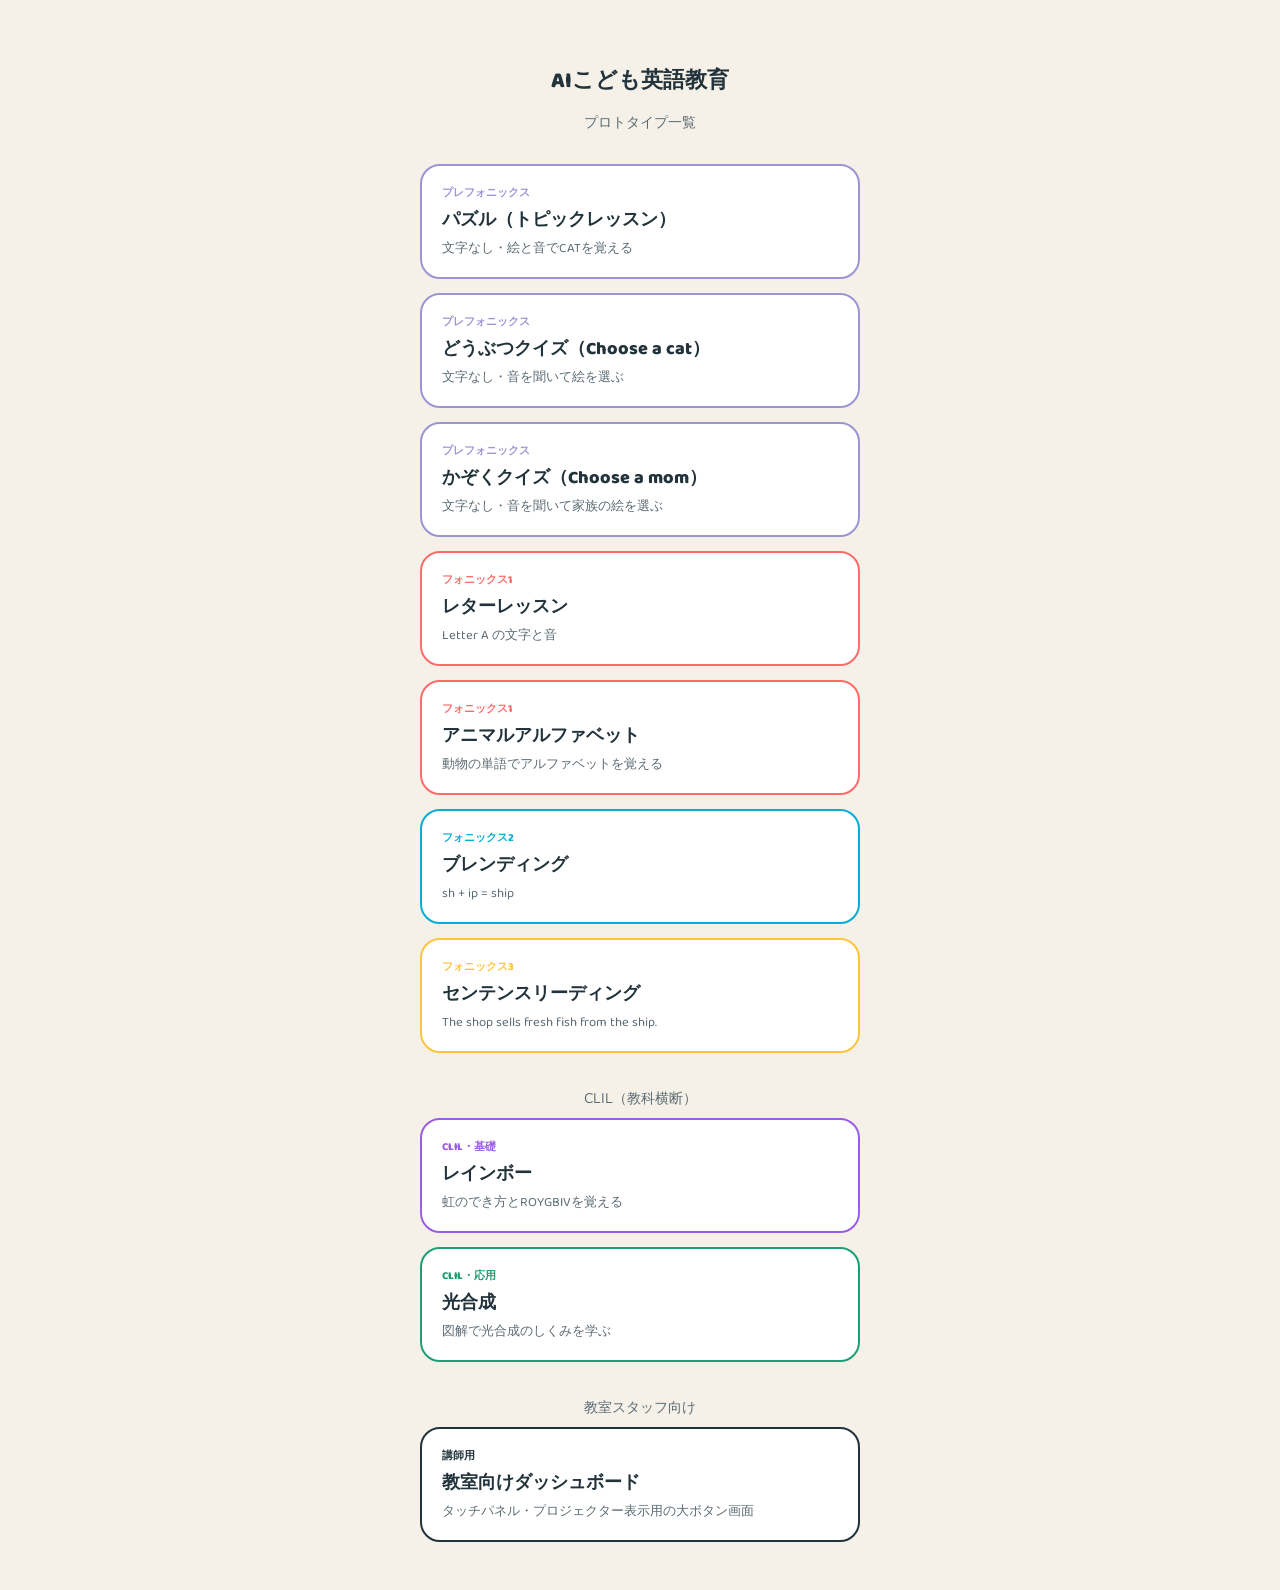
<file: index.html>
<!DOCTYPE html>
<html lang="ja">
<head>
<meta charset="UTF-8" />
<meta name="viewport" content="width=device-width, initial-scale=1.0" />
<title>AIこども英語教育 - プロトタイプ</title>
<link rel="stylesheet" href="style.css" />
</head>
<body>

<main class="home-wrap">
  <h1 class="home-title">AIこども英語教育</h1>
  <p class="home-sub">プロトタイプ一覧</p>

  <div class="lesson-list">
    <a class="lesson-link" href="puzzle.html" style="border:2px solid #9B95D5;">
      <div class="lesson-module" style="color:#9B95D5;">プレフォニックス</div>
      <div class="lesson-name">パズル（トピックレッスン）</div>
      <div class="lesson-desc">文字なし・絵と音でCATを覚える</div>
    </a>
    <a class="lesson-link" href="choose-animal.html" style="border:2px solid #9B95D5;">
      <div class="lesson-module" style="color:#9B95D5;">プレフォニックス</div>
      <div class="lesson-name">どうぶつクイズ（Choose a cat）</div>
      <div class="lesson-desc">文字なし・音を聞いて絵を選ぶ</div>
    </a>
    <a class="lesson-link" href="family-quiz.html" style="border:2px solid #9B95D5;">
      <div class="lesson-module" style="color:#9B95D5;">プレフォニックス</div>
      <div class="lesson-name">かぞくクイズ（Choose a mom）</div>
      <div class="lesson-desc">文字なし・音を聞いて家族の絵を選ぶ</div>
    </a>
    <a class="lesson-link" href="letter-lesson.html" style="border:2px solid #FF6B6B;">
      <div class="lesson-module" style="color:#FF6B6B;">フォニックス1</div>
      <div class="lesson-name">レターレッスン</div>
      <div class="lesson-desc">Letter A の文字と音</div>
    </a>
    <a class="lesson-link" href="animal-alphabet.html" style="border:2px solid #FF6B6B;">
      <div class="lesson-module" style="color:#FF6B6B;">フォニックス1</div>
      <div class="lesson-name">アニマルアルファベット</div>
      <div class="lesson-desc">動物の単語でアルファベットを覚える</div>
    </a>
    <a class="lesson-link" href="blending.html" style="border:2px solid #06AED5;">
      <div class="lesson-module" style="color:#06AED5;">フォニックス2</div>
      <div class="lesson-name">ブレンディング</div>
      <div class="lesson-desc">sh + ip = ship</div>
    </a>
    <a class="lesson-link" href="sentence-reading.html" style="border:2px solid #FFC43D;">
      <div class="lesson-module" style="color:#FFC43D;">フォニックス3</div>
      <div class="lesson-name">センテンスリーディング</div>
      <div class="lesson-desc">The shop sells fresh fish from the ship.</div>
    </a>
  </div>

  <p class="home-sub" style="margin-top:36px; margin-bottom:10px;">CLIL（教科横断）</p>
  <div class="lesson-list">
    <a class="lesson-link" href="clil-rainbow.html" style="border:2px solid #9B5DE5;">
      <div class="lesson-module" style="color:#9B5DE5;">CLIL・基礎</div>
      <div class="lesson-name">レインボー</div>
      <div class="lesson-desc">虹のでき方とROYGBIVを覚える</div>
    </a>
    <a class="lesson-link" href="clil-photosynthesis.html" style="border:2px solid #1D9E75;">
      <div class="lesson-module" style="color:#1D9E75;">CLIL・応用</div>
      <div class="lesson-name">光合成</div>
      <div class="lesson-desc">図解で光合成のしくみを学ぶ</div>
    </a>
  </div>

  <p class="home-sub" style="margin-top:36px; margin-bottom:10px;">教室スタッフ向け</p>
  <div class="lesson-list">
    <a class="lesson-link" href="teacher-dashboard.html" style="border:2px solid #22333B;">
      <div class="lesson-module" style="color:#22333B;">講師用</div>
      <div class="lesson-name">教室向けダッシュボード</div>
      <div class="lesson-desc">タッチパネル・プロジェクター表示用の大ボタン画面</div>
    </a>
  </div>
</main>

</body>
</html>
</file>
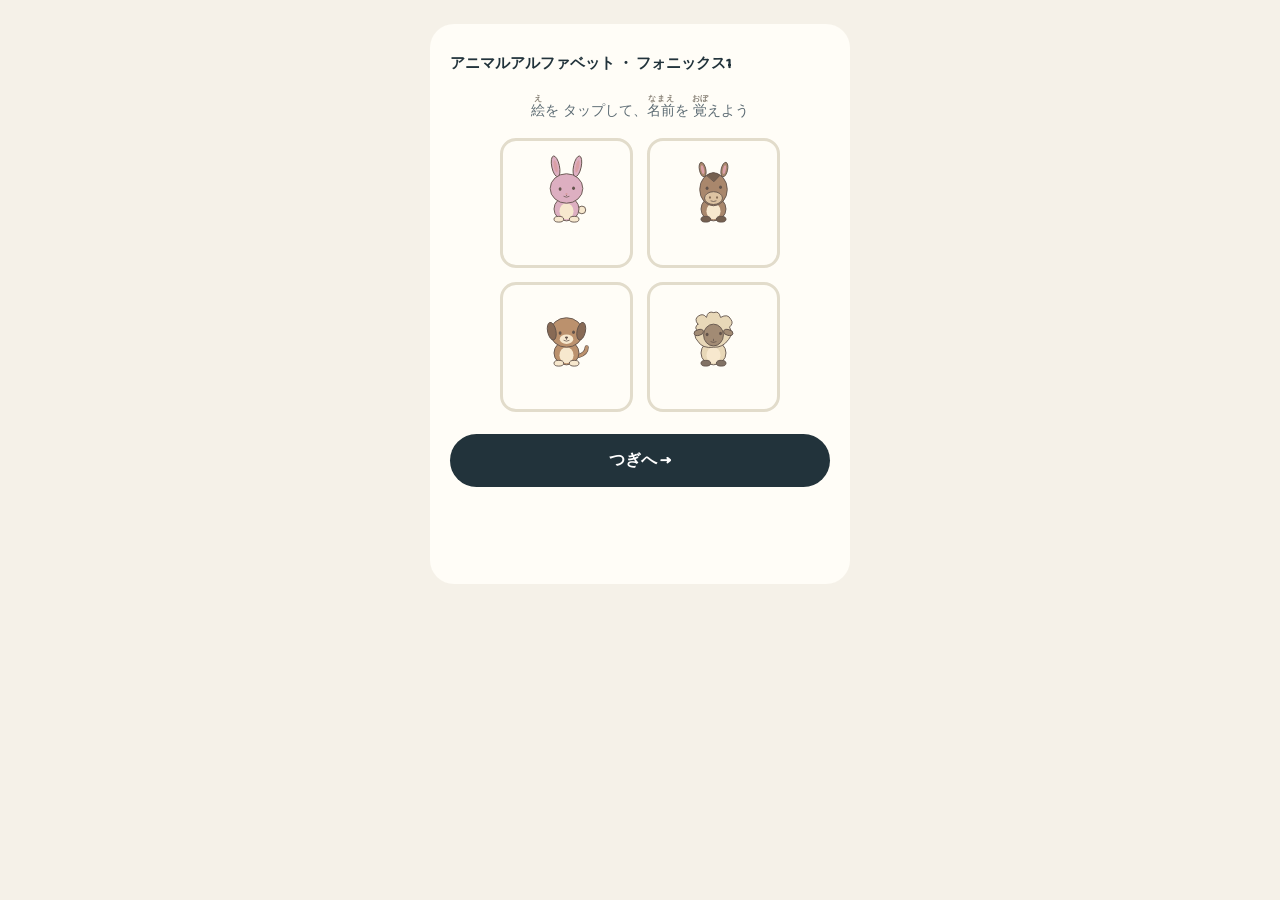
<file: animal-alphabet.html>
<!DOCTYPE html>
<html lang="ja">
<head>
<meta charset="UTF-8" />
<meta name="viewport" content="width=device-width, initial-scale=1.0" />
<title>アニマルアルファベット | AIこども英語教育 プロトタイプ</title>
<link rel="stylesheet" href="style.css" />
<style>
  .aa-grid {
    display: grid;
    grid-template-columns: 1fr 1fr;
    grid-auto-rows: minmax(110px, auto);
    gap: 14px;
    width: 280px;
    margin: 0 auto 22px;
  }
  .aa-card {
    border: 3px solid #E2DCCB;
    border-radius: 16px;
    background: #FFFDF7;
    cursor: pointer;
    padding: 10px 6px 8px;
    display: flex;
    flex-direction: column;
    align-items: center;
    justify-content: center;
    min-height: 110px;
  }
  .aa-card svg { width: 100%; max-height: 82px; display: block; }
  .aa-card.done { border-color: #2E7D32; background: #EAF7EC; }
  .aa-letters {
    font-family: 'Baloo 2', sans-serif;
    font-weight: 800;
    font-size: 16px;
    letter-spacing: 2px;
    color: #22333B;
    min-height: 22px;
    margin-top: 2px;
  }
  .aa-animal-btn {
    border: 3px solid #E2DCCB;
    border-radius: 16px;
    background: #FFFDF7;
    cursor: pointer;
    padding: 8px;
    min-height: 110px;
    display: flex;
    align-items: center;
    justify-content: center;
  }
  .aa-animal-btn svg { width: 100%; max-height: 100px; display: block; }
  .aa-animal-btn.wrong-shake { animation: shakeX 0.4s ease; border-color: #FF6B6B; }
  .aa-animal-btn.correct-flash { border-color: #2E7D32; background: #EAF7EC; }
  .aa-letter-tile {
    padding: 10px 16px;
    border-radius: 14px;
    border: none;
    color: white;
    font-family: 'Baloo 2', sans-serif;
    font-weight: 800;
    font-size: 20px;
    cursor: pointer;
    background: #06AED5;
    box-shadow: 0 4px 0 rgba(0,0,0,0.12);
  }
  .aa-built-letter {
    font-family: 'Baloo 2', sans-serif;
    font-weight: 800;
    font-size: 20px;
    color: white;
    background: #06AED5;
    border-radius: 10px;
    padding: 6px 12px;
  }
  .aa-big-letter {
    font-family: 'Baloo 2', sans-serif;
    font-weight: 800;
    font-size: 56px;
    color: #FF6B6B;
    text-align: center;
    margin-bottom: 6px;
  }
</style>
</head>
<body>

<div class="card" id="app">
  <div class="confetti-layer" id="confetti"></div>

  <div class="card-header">
    <span class="card-title">アニマルアルファベット ・ フォニックス1</span>
    <div class="stars" id="stars"></div>
  </div>

  <!-- ① たんごレッスン -->
  <div class="phase fade-in" data-phase="vocab">
    <p class="subtitle"><ruby>絵<rt>え</rt></ruby>を タップして、<ruby>名前<rt>なまえ</rt></ruby>を <ruby>覚<rt>おぼ</rt></ruby>えよう</p>
    <div class="aa-grid" id="vocabGrid"></div>
    <button id="toSpellBtn" class="btn-primary" style="margin-top:6px;">つぎへ →</button>
  </div>

  <!-- ② スペリングクイズ -->
  <div class="phase fade-in hidden" data-phase="spell">
    <p class="subtitle">レターを <ruby>並<rt>なら</rt></ruby>べて つづりを <ruby>完成<rt>かんせい</rt></ruby>させよう</p>
    <div id="spellAnimal" style="width:110px; height:110px; margin:0 auto 10px;"></div>
    <div id="spellBuilt" style="min-height:46px; display:flex; flex-wrap:wrap; gap:6px; justify-content:center; align-items:center; margin-bottom:14px; padding:10px 12px; background:#FFFDF7; border:2px dashed #E2DCCB; border-radius:16px;"></div>
    <div id="spellTray" style="display:flex; flex-wrap:wrap; gap:10px; justify-content:center; margin-bottom:18px;"></div>
    <div id="spellFeedback"></div>
  </div>

  <!-- ③ アルファベット逆引きクイズ -->
  <div class="phase fade-in hidden" data-phase="reverse">
    <p class="subtitle">この <ruby>文字<rt>もじ</rt></ruby>から <ruby>始<rt>はじ</rt></ruby>まる <ruby>動物<rt>どうぶつ</rt></ruby>は どれ？</p>
    <div class="aa-big-letter" id="reverseLetter"></div>
    <div class="aa-grid" id="reverseGrid"></div>
    <div id="reverseFeedback"></div>
  </div>

  <!-- 完了 -->
  <div class="phase fade-in hidden" data-phase="done" style="padding-top:20px;">
    <div class="pulse-2x" style="font-size:64px; margin-bottom:12px;">🎉</div>
    <div class="done-title" style="color:#FF6B6B;">アルファベットマスター！</div>
    <div class="done-sub">4つの <ruby>動物<rt>どうぶつ</rt></ruby>の <ruby>名前<rt>なまえ</rt></ruby>を <ruby>覚<rt>おぼ</rt></ruby>えたね</div>
    <div class="stars" id="starsDone" style="justify-content:center;"></div>
    <button id="restartBtn" class="btn-outline-teal" style="margin-top:26px;">もう一度あそぶ</button>
  </div>
</div>

<script src="common.js"></script>
<script src="animal-alphabet.js"></script>
</body>
</html>
</file>
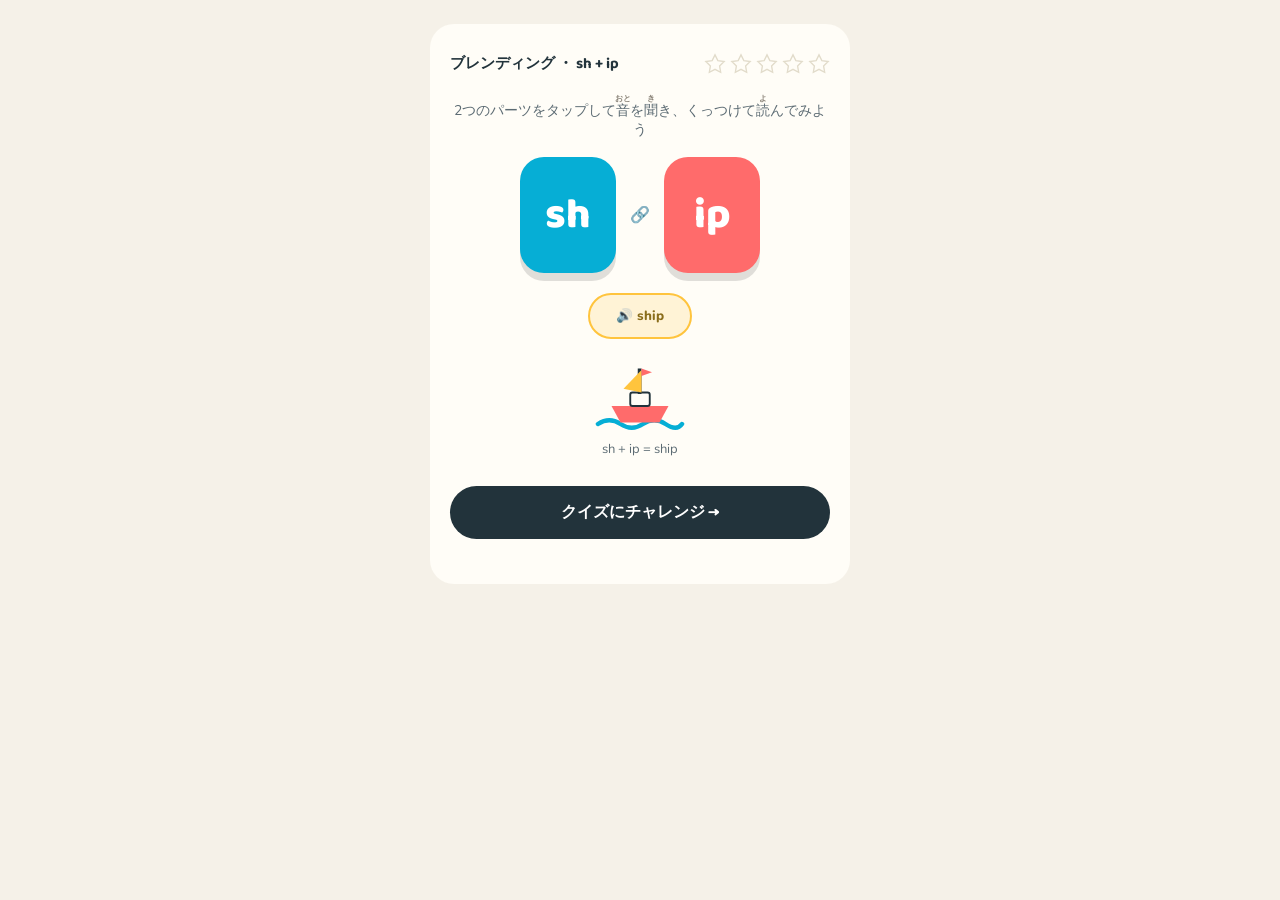
<file: blending.html>
<!DOCTYPE html>
<html lang="ja">
<head>
<meta charset="UTF-8" />
<meta name="viewport" content="width=device-width, initial-scale=1.0" />
<title>ブレンディング | AIこども英語教育 プロトタイプ</title>
<link rel="stylesheet" href="style.css" />
</head>
<body>

<div class="card" id="app">
  <div class="confetti-layer" id="confetti"></div>

  <div class="card-header">
    <span class="card-title">ブレンディング ・ sh + ip</span>
    <div class="stars" id="stars"></div>
  </div>

  <!-- レッスンフェーズ -->
  <div class="phase fade-in" data-phase="lesson">
    <p class="subtitle">2つのパーツをタップして<ruby>音<rt>おと</rt></ruby>を<ruby>聞<rt>き</rt></ruby>き、くっつけて<ruby>読<rt>よ</rt></ruby>んでみよう</p>

    <div style="display:flex; justify-content:center; gap:14px; margin-bottom:20px;">
      <button id="onsetBtn" style="width:96px;height:116px;border-radius:24px;background:#06AED5;border:none;color:white;font-family:'Baloo 2',sans-serif;font-weight:800;font-size:42px;cursor:pointer;box-shadow:0 8px 0 rgba(0,0,0,0.12);">sh</button>
      <div style="display:flex;align-items:center;color:#B7AE9A;">🔗</div>
      <button id="rimeBtn" style="width:96px;height:116px;border-radius:24px;background:#FF6B6B;border:none;color:white;font-family:'Baloo 2',sans-serif;font-weight:800;font-size:42px;cursor:pointer;box-shadow:0 8px 0 rgba(0,0,0,0.12);">ip</button>
    </div>

    <button id="blendBtn" class="btn-outline-gold" style="margin-bottom:22px;">🔊 ship</button>

    <div>
      <svg viewBox="0 0 120 100" width="90" height="75" xmlns="http://www.w3.org/2000/svg" role="img" aria-label="ship" style="display:block; margin:0 auto;">
        <path d="M4 84 Q 19 74, 34 84 T 64 84 T 94 84 T 116 84" stroke="#06AED5" stroke-width="6" fill="none" stroke-linecap="round"/>
        <path d="M22 60 L98 60 L86 82 L34 82 Z" fill="#FF6B6B"/>
        <rect x="47" y="42" width="26" height="18" rx="3" fill="#FFFDF7" stroke="#22333B" stroke-width="2.5"/>
        <rect x="57" y="10" width="5" height="34" fill="#22333B"/>
        <path d="M62 12 L62 42 L38 37 Z" fill="#FFC43D"/>
        <path d="M62 10 L76 15 L62 20 Z" fill="#FF6B6B"/>
      </svg>
      <div style="font-family:'Nunito',sans-serif; color:#5C6B73; font-size:13px; margin-top:4px;">sh + ip = ship</div>
    </div>

    <button id="toQuizBtn" class="btn-primary" style="margin-top:28px;">クイズにチャレンジ →</button>
  </div>

  <!-- クイズフェーズ -->
  <div class="phase fade-in hidden" data-phase="quiz">
    <p class="subtitle"><ruby>正<rt>ただ</rt></ruby>しいパーツをえらんで<ruby>単語<rt>たんご</rt></ruby>を<ruby>完成<rt>かんせい</rt></ruby>させよう</p>
    <svg viewBox="0 0 120 100" width="88" height="73" xmlns="http://www.w3.org/2000/svg" role="img" aria-label="ship" style="display:block; margin:0 auto 6px;">
      <path d="M4 84 Q 19 74, 34 84 T 64 84 T 94 84 T 116 84" stroke="#06AED5" stroke-width="6" fill="none" stroke-linecap="round"/>
      <path d="M22 60 L98 60 L86 82 L34 82 Z" fill="#FF6B6B"/>
      <rect x="47" y="42" width="26" height="18" rx="3" fill="#FFFDF7" stroke="#22333B" stroke-width="2.5"/>
      <rect x="57" y="10" width="5" height="34" fill="#22333B"/>
      <path d="M62 12 L62 42 L38 37 Z" fill="#FFC43D"/>
      <path d="M62 10 L76 15 L62 20 Z" fill="#FF6B6B"/>
    </svg>
    <div id="wordDisplay" style="font-family:'Baloo 2',sans-serif; font-weight:800; font-size:34px; color:#B7AE9A; margin-bottom:22px;">
      ＿ ＿<span style="color:#22333B;">ip</span>
    </div>
    <div id="options" style="display:flex; gap:14px; justify-content:center; margin-bottom:24px;"></div>
    <div id="feedback"></div>
    <div id="quizActions"></div>
  </div>

  <!-- 完了フェーズ -->
  <div class="phase fade-in hidden" data-phase="done" style="padding-top:40px;">
    <div class="pulse-2x" style="font-size:64px; margin-bottom:12px;">🎉</div>
    <div class="done-title" style="color:#06AED5;">やったー！</div>
    <div class="done-sub">sh + ip = ship を<ruby>読<rt>よ</rt></ruby>めたね</div>
    <div class="stars" id="starsDone" style="justify-content:center;"></div>
    <button id="restartBtn" class="btn-outline-teal" style="margin-top:26px;">もう<ruby>一度<rt>いちど</rt></ruby><ruby>見<rt>み</rt></ruby>る</button>
  </div>
</div>

<script src="common.js"></script>
<script src="blending.js"></script>
</body>
</html>
</file>
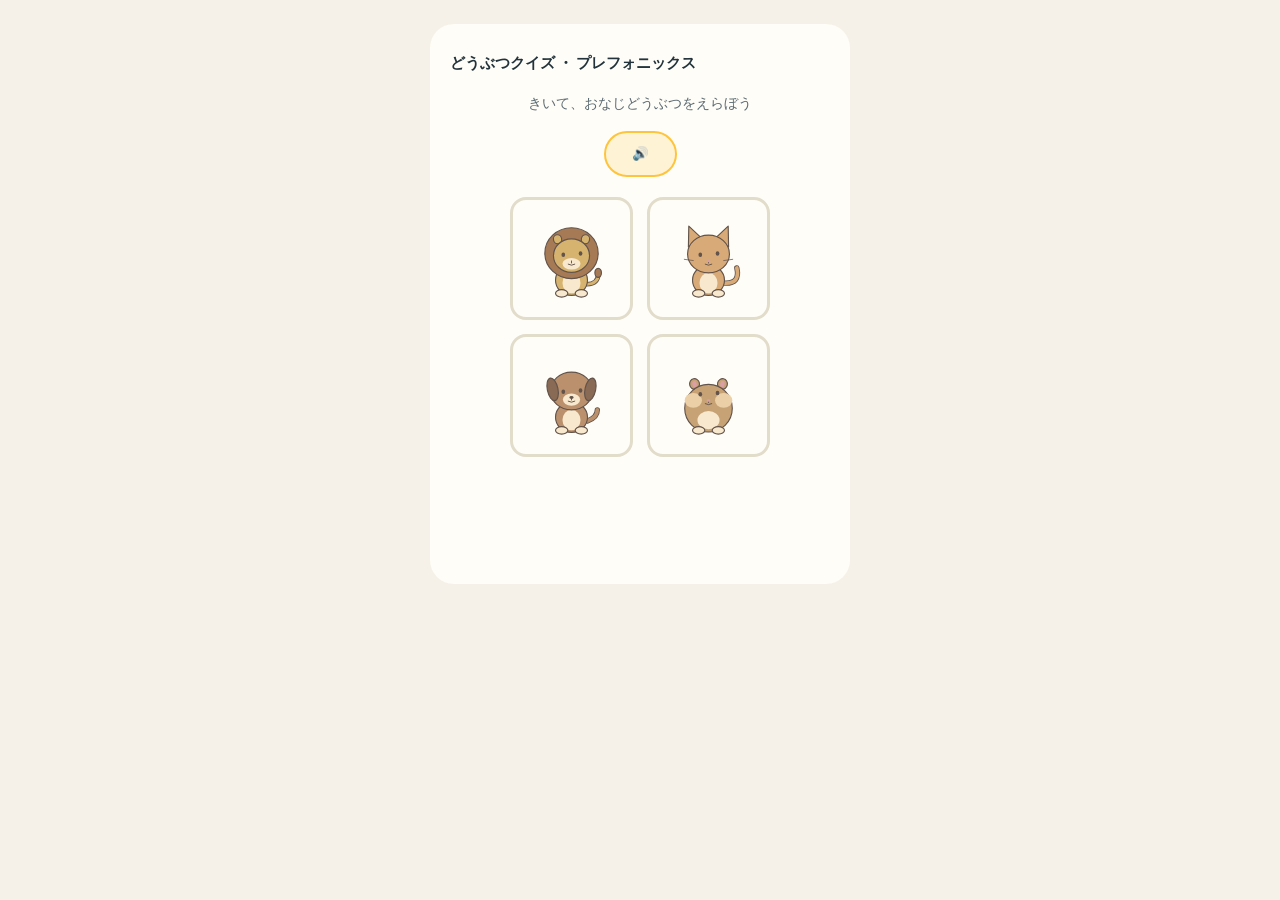
<file: choose-animal.html>
<!DOCTYPE html>
<html lang="ja">
<head>
<meta charset="UTF-8" />
<meta name="viewport" content="width=device-width, initial-scale=1.0" />
<title>どうぶつクイズ | AIこども英語教育 プロトタイプ</title>
<link rel="stylesheet" href="style.css" />
<style>
  .animal-grid {
    display: grid;
    grid-template-columns: 1fr 1fr;
    grid-template-rows: 1fr 1fr;
    gap: 14px;
    width: 260px;
    height: 260px;
    margin: 0 auto 20px;
  }
  .animal-btn {
    border: 3px solid #E2DCCB;
    border-radius: 16px;
    background: #FFFDF7;
    cursor: pointer;
    padding: 6px;
  }
  .animal-btn:active { transform: scale(0.97); }
  .animal-btn.correct-flash { border-color: #2E7D32; background: #EAF7EC; }
  .animal-btn.wrong-shake { animation: shakeX 0.4s ease; border-color: #FF6B6B; }
  .animal-btn svg { width: 100%; height: 100%; display: block; }
</style>
</head>
<body>

<div class="card" id="app">
  <div class="confetti-layer" id="confetti"></div>

  <div class="card-header">
    <span class="card-title">どうぶつクイズ ・ プレフォニックス</span>
    <div class="stars" id="stars"></div>
  </div>

  <div class="phase fade-in" data-phase="quiz">
    <p class="subtitle">きいて、おなじどうぶつをえらぼう</p>

    <button id="listenBtn" class="btn-outline-gold" style="display:flex; margin:0 auto 20px;">🔊</button>

    <div class="animal-grid" id="animalGrid"></div>
  </div>

  <div class="phase fade-in hidden" data-phase="done" style="padding-top:20px;">
    <div class="pulse-2x" style="font-size:64px; margin-bottom:12px;">🎉</div>
    <div class="done-title" style="color:#FF6B6B;">せいかい！</div>
    <div class="done-sub">CAT をえらべたね</div>
    <div class="stars" id="starsDone" style="justify-content:center;"></div>
    <button id="restartBtn" class="btn-outline-teal" style="margin-top:26px;">もう一度あそぶ</button>
  </div>
</div>

<script src="common.js"></script>
<script src="choose-animal.js"></script>
</body>
</html>
</file>
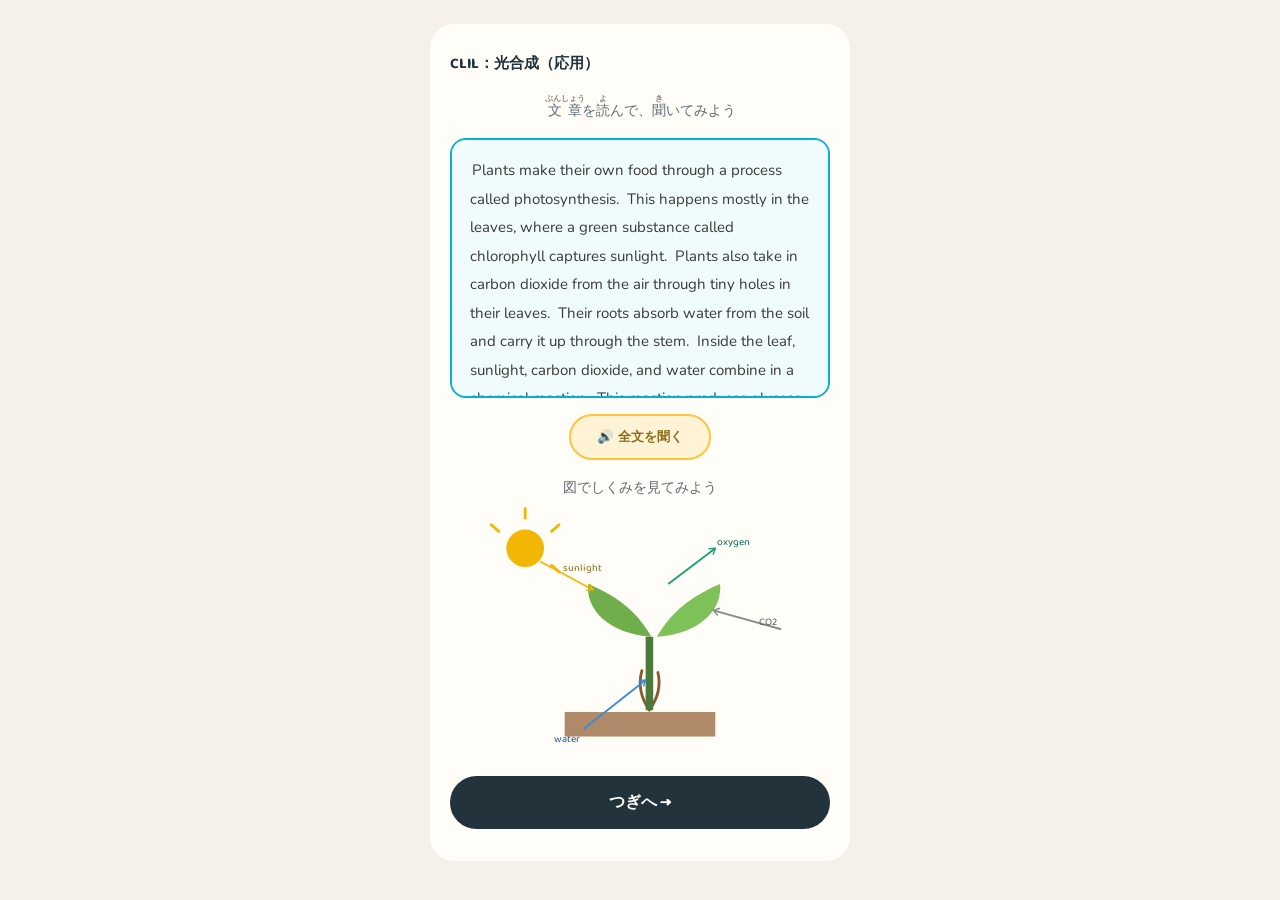
<file: clil-photosynthesis.html>
<!DOCTYPE html>
<html lang="ja">
<head>
<meta charset="UTF-8" />
<meta name="viewport" content="width=device-width, initial-scale=1.0" />
<title>光合成 | AIこども英語教育 プロトタイプ</title>
<link rel="stylesheet" href="style.css" />
<style>
  .passage {
    text-align: left;
    font-family: 'Nunito', sans-serif;
    font-size: 15px;
    line-height: 1.9;
    color: #3A3A3A;
    background: #F0FBFB;
    border: 2px solid #06AED5;
    border-radius: 16px;
    padding: 16px 18px;
    margin-bottom: 16px;
    max-height: 260px;
    overflow-y: auto;
  }
  .sentence {
    cursor: pointer;
    border-radius: 4px;
    padding: 1px 2px;
  }
  .sentence.active { background: #FFC43D; }
  .diagram-wrap { margin: 4px auto 18px; max-width: 320px; }
</style>
</head>
<body>

<div class="card" id="app">
  <div class="confetti-layer" id="confetti"></div>

  <div class="card-header">
    <span class="card-title">CLIL：光合成（応用）</span>
    <div class="stars" id="stars"></div>
  </div>

  <div class="phase fade-in" data-phase="reading">
    <p class="subtitle"><ruby>文章<rt>ぶんしょう</rt></ruby>を<ruby>読<rt>よ</rt></ruby>んで、<ruby>聞<rt>き</rt></ruby>いてみよう</p>

    <div class="passage" id="passage"></div>

    <button id="playAllBtn" class="btn-outline-gold" style="margin-bottom:18px;">🔊 全文を聞く</button>

    <p class="subtitle" style="margin-bottom:8px;">図でしくみを見てみよう</p>
    <div class="diagram-wrap">
      <svg viewBox="0 0 340 260" xmlns="http://www.w3.org/2000/svg" style="width:100%; height:auto;">
        <circle cx="48" cy="46" r="20" fill="#F2B705"/>
        <g stroke="#F2B705" stroke-width="3" stroke-linecap="round">
          <line x1="48" y1="14" x2="48" y2="4"/>
          <line x1="76" y1="28" x2="84" y2="21"/>
          <line x1="76" y1="64" x2="84" y2="71"/>
          <line x1="20" y1="28" x2="12" y2="21"/>
        </g>
        <rect x="90" y="220" width="160" height="26" fill="#B08968"/>
        <path d="M180 218 Q166 198 172 176 M180 218 Q194 198 189 178" stroke="#8A5A2B" stroke-width="3" fill="none" stroke-linecap="round"/>
        <rect x="176" y="140" width="8" height="78" fill="#4C7A3D"/>
        <path d="M182 140 C 138 137, 112 112, 115 84 C 138 94, 164 108, 182 140 Z" fill="#6FAE4A"/>
        <path d="M188 140 C 232 137, 258 112, 255 84 C 232 94, 206 108, 188 140 Z" fill="#7EC158"/>
        <line x1="64" y1="60" x2="120" y2="90" stroke="#F2B705" stroke-width="2" marker-end="url(#a1)"/>
        <line x1="320" y1="132" x2="248" y2="112" stroke="#8A8A8A" stroke-width="2" marker-end="url(#a2)"/>
        <line x1="110" y1="238" x2="176" y2="186" stroke="#3B8BD4" stroke-width="2" marker-end="url(#a3)"/>
        <line x1="200" y1="84" x2="250" y2="46" stroke="#1D9E75" stroke-width="2" marker-end="url(#a4)"/>
        <defs>
          <marker id="a1" viewBox="0 0 10 10" refX="8" refY="5" markerWidth="5" markerHeight="5" orient="auto-start-reverse"><path d="M2 1L8 5L2 9" fill="none" stroke="#F2B705" stroke-width="1.5"/></marker>
          <marker id="a2" viewBox="0 0 10 10" refX="8" refY="5" markerWidth="5" markerHeight="5" orient="auto-start-reverse"><path d="M2 1L8 5L2 9" fill="none" stroke="#8A8A8A" stroke-width="1.5"/></marker>
          <marker id="a3" viewBox="0 0 10 10" refX="8" refY="5" markerWidth="5" markerHeight="5" orient="auto-start-reverse"><path d="M2 1L8 5L2 9" fill="none" stroke="#3B8BD4" stroke-width="1.5"/></marker>
          <marker id="a4" viewBox="0 0 10 10" refX="8" refY="5" markerWidth="5" markerHeight="5" orient="auto-start-reverse"><path d="M2 1L8 5L2 9" fill="none" stroke="#1D9E75" stroke-width="1.5"/></marker>
        </defs>
        <text x="88" y="70" font-size="11" fill="#8A6D1B">sunlight</text>
        <text x="316" y="128" font-size="11" fill="#555555" text-anchor="end">CO2</text>
        <text x="106" y="252" font-size="11" fill="#1A5A90" text-anchor="end">water</text>
        <text x="252" y="42" font-size="11" fill="#0F6E56">oxygen</text>
      </svg>
    </div>

    <button id="toQuizBtn" class="btn-primary">つぎへ →</button>
  </div>

  <div class="phase fade-in hidden" data-phase="jp2en">
    <p class="subtitle">にほんごの ぶんに あうように、えいごの ことばを ならべよう</p>
    <div class="passage" id="jp2enPrompt" style="font-size:16px; text-align:center;"></div>
    <div id="jp2enBuilt" style="min-height:46px; display:flex; flex-wrap:wrap; gap:6px; justify-content:center; align-items:center; margin:14px 0; padding:10px 12px; background:#FFFDF7; border:2px dashed #E2DCCB; border-radius:16px;"></div>
    <div id="jp2enTray" style="display:flex; flex-wrap:wrap; gap:10px; justify-content:center; margin-bottom:16px;"></div>
    <div id="jp2enFeedback"></div>
  </div>

  <div class="phase fade-in hidden" data-phase="en2jp">
    <p class="subtitle">えいごの ぶんに あうように、にほんごの ことばを ならべよう</p>
    <div class="passage" id="en2jpPrompt" style="font-size:16px; text-align:center;"></div>
    <div id="en2jpBuilt" style="min-height:46px; display:flex; flex-wrap:wrap; gap:6px; justify-content:center; align-items:center; margin:14px 0; padding:10px 12px; background:#FFFDF7; border:2px dashed #E2DCCB; border-radius:16px;"></div>
    <div id="en2jpTray" style="display:flex; flex-wrap:wrap; gap:10px; justify-content:center; margin-bottom:16px;"></div>
    <div id="en2jpFeedback"></div>
  </div>

  <div class="phase fade-in hidden" data-phase="quiz">
    <p class="subtitle">What gas do plants release during photosynthesis?</p>

    <div id="options" style="display:flex; gap:14px; justify-content:center; margin-bottom:24px; flex-wrap:wrap;"></div>

    <div id="feedback"></div>
    <div id="quizActions"></div>
  </div>

  <div class="phase fade-in hidden" data-phase="done" style="padding-top:20px;">
    <div class="pulse-2x" style="font-size:64px; margin-bottom:12px;">🌱</div>
    <div class="done-title" style="color:#1D9E75;">サイエンスはかせ！</div>
    <div class="done-sub">光合成のしくみがわかったね</div>
    <div class="stars" id="starsDone" style="justify-content:center;"></div>
    <button id="restartBtn" class="btn-outline-teal" style="margin-top:26px;">もう一度あそぶ</button>
  </div>
</div>

<script src="common.js"></script>
<script src="clil-photosynthesis.js"></script>
</body>
</html>
</file>
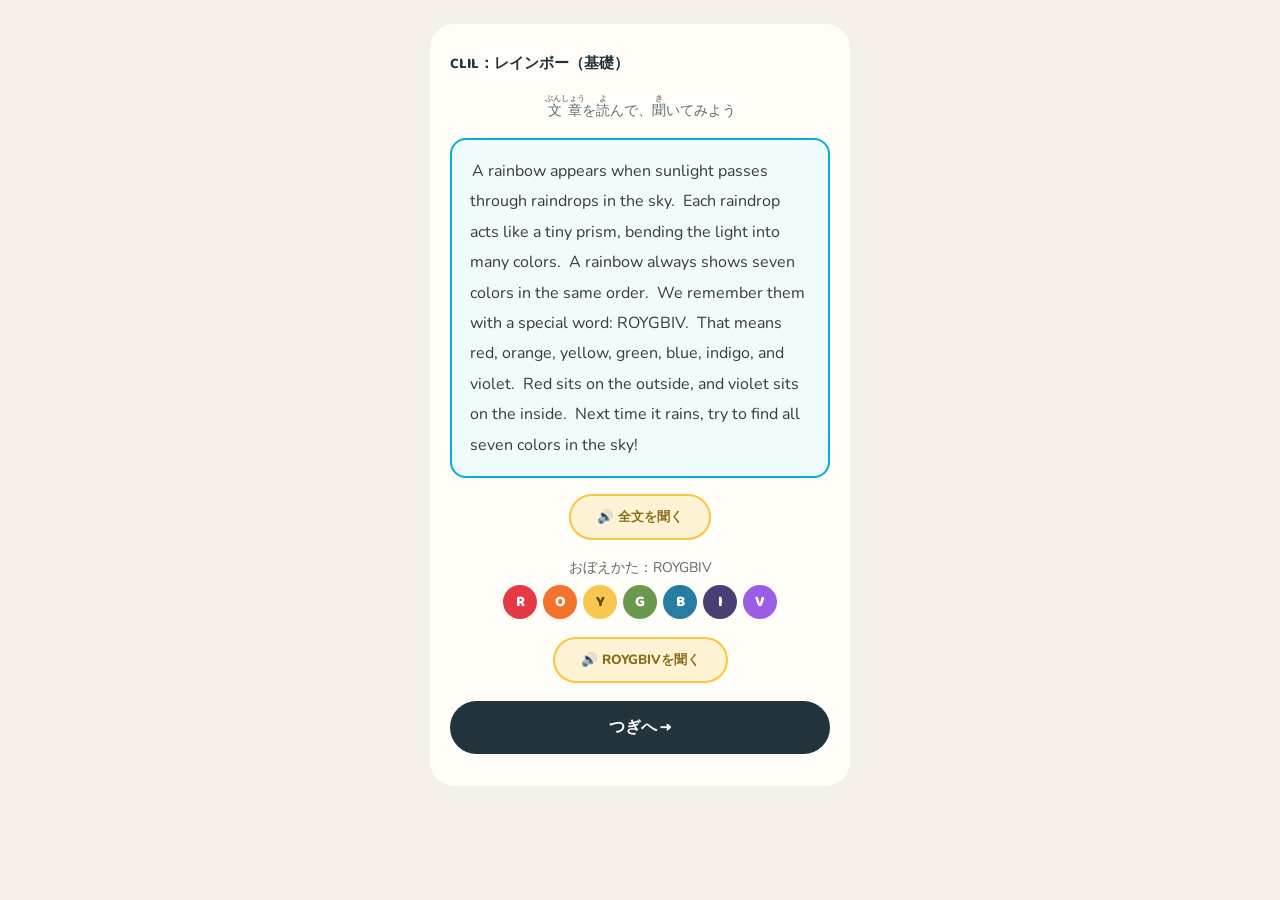
<file: clil-rainbow.html>
<!DOCTYPE html>
<html lang="ja">
<head>
<meta charset="UTF-8" />
<meta name="viewport" content="width=device-width, initial-scale=1.0" />
<title>レインボー | AIこども英語教育 プロトタイプ</title>
<link rel="stylesheet" href="style.css" />
<style>
  .passage {
    text-align: left;
    font-family: 'Nunito', sans-serif;
    font-size: 16px;
    line-height: 1.9;
    color: #3A3A3A;
    background: #F0FBFB;
    border: 2px solid #06AED5;
    border-radius: 16px;
    padding: 16px 18px;
    margin-bottom: 16px;
  }
  .sentence {
    cursor: pointer;
    border-radius: 4px;
    padding: 1px 2px;
  }
  .sentence.active { background: #FFC43D; }
  .roygbiv-row {
    display: flex;
    justify-content: center;
    gap: 6px;
    margin-bottom: 18px;
    flex-wrap: wrap;
  }
  .roygbiv-chip {
    width: 34px;
    height: 34px;
    border-radius: 50%;
    display: flex;
    align-items: center;
    justify-content: center;
    color: white;
    font-family: 'Baloo 2', sans-serif;
    font-weight: 800;
    font-size: 15px;
  }
  .color-btn {
    border: none;
    border-radius: 12px;
    padding: 10px 14px;
    font-family: 'Baloo 2', sans-serif;
    font-weight: 700;
    font-size: 15px;
    color: white;
    cursor: pointer;
  }
  .color-built {
    font-family: 'Baloo 2', sans-serif;
    font-weight: 700;
    font-size: 14px;
    padding: 6px 10px;
    border-radius: 10px;
    color: white;
  }
</style>
</head>
<body>

<div class="card" id="app">
  <div class="confetti-layer" id="confetti"></div>

  <div class="card-header">
    <span class="card-title">CLIL：レインボー（基礎）</span>
    <div class="stars" id="stars"></div>
  </div>

  <div class="phase fade-in" data-phase="reading">
    <p class="subtitle"><ruby>文章<rt>ぶんしょう</rt></ruby>を<ruby>読<rt>よ</rt></ruby>んで、<ruby>聞<rt>き</rt></ruby>いてみよう</p>

    <div class="passage" id="passage"></div>

    <button id="playAllBtn" class="btn-outline-gold" style="margin-bottom:18px;">🔊 全文を聞く</button>

    <p class="subtitle" style="margin-bottom:8px;">おぼえかた：ROYGBIV</p>
    <div class="roygbiv-row" id="roygbivHint"></div>
    <button id="playRoygbivBtn" class="btn-outline-gold" style="margin-bottom:18px;">🔊 ROYGBIVを聞く</button>

    <button id="toQuizBtn" class="btn-primary">つぎへ →</button>
  </div>

  <div class="phase fade-in hidden" data-phase="fillblank">
    <p class="subtitle"><ruby>穴埋<rt>あなう</rt></ruby>め <ruby>問題<rt>もんだい</rt></ruby>に <ruby>挑戦<rt>ちょうせん</rt></ruby></p>
    <div class="passage" id="fillblankSentence" style="font-size:18px; text-align:center;"></div>
    <div id="fillblankOptions" style="display:flex; gap:12px; justify-content:center; flex-wrap:wrap; margin:18px 0;"></div>
    <div id="fillblankFeedback"></div>
  </div>

  <div class="phase fade-in hidden" data-phase="repeat">
    <p class="subtitle"><ruby>同<rt>おな</rt></ruby>じように <ruby>読<rt>よ</rt></ruby>んでみよう（リピート <ruby>練習<rt>れんしゅう</rt></ruby>）</p>
    <div class="passage" id="repeatSentence" style="font-size:17px; text-align:center;"></div>
    <button id="repeatListenBtn" class="btn-outline-gold" style="margin-bottom:14px;">🔊 おてほんを聞く</button>
    <div>
      <button id="repeatMicBtn" class="btn-primary" style="max-width:260px; margin:0 auto;">🎤 話してみよう</button>
    </div>
    <p id="repeatStatus" style="font-family:'Nunito',sans-serif; color:#5C6B73; font-size:13px; margin-top:14px;"></p>
    <div id="repeatFeedback"></div>
    <button id="repeatNextBtn" class="btn-outline-teal hidden" style="margin-top:14px;">つぎへ →</button>
  </div>

  <div class="phase fade-in hidden" data-phase="quiz">
    <p class="subtitle">ROYGBIV の <ruby>順番<rt>じゅんばん</rt></ruby>に<ruby>色<rt>いろ</rt></ruby>をタップしよう</p>

    <div id="builtRow" style="min-height:46px; display:flex; flex-wrap:wrap; gap:6px; justify-content:center; align-items:center; margin-bottom:18px; padding:10px 12px; background:#FFFDF7; border:2px dashed #E2DCCB; border-radius:16px;">
      <span id="builtPlaceholder" style="font-family:'Nunito',sans-serif; color:#B7AE9A; font-size:13px;">ここに色がならびます</span>
    </div>

    <div id="colorTray" style="display:flex; flex-wrap:wrap; gap:10px; justify-content:center; margin-bottom:22px;"></div>

    <div id="feedback"></div>
  </div>

  <div class="phase fade-in hidden" data-phase="done" style="padding-top:20px;">
    <div class="pulse-2x" style="font-size:64px; margin-bottom:12px;">🌈</div>
    <div class="done-title" style="color:#9B5DE5;">レインボーみつけた！</div>
    <div class="done-sub">ROYGBIV を <ruby>覚<rt>おぼ</rt></ruby>えられたね</div>
    <div class="stars" id="starsDone" style="justify-content:center;"></div>
    <button id="restartBtn" class="btn-outline-teal" style="margin-top:26px;">もう一度あそぶ</button>
  </div>
</div>

<script src="common.js"></script>
<script src="clil-rainbow.js"></script>
</body>
</html>
</file>
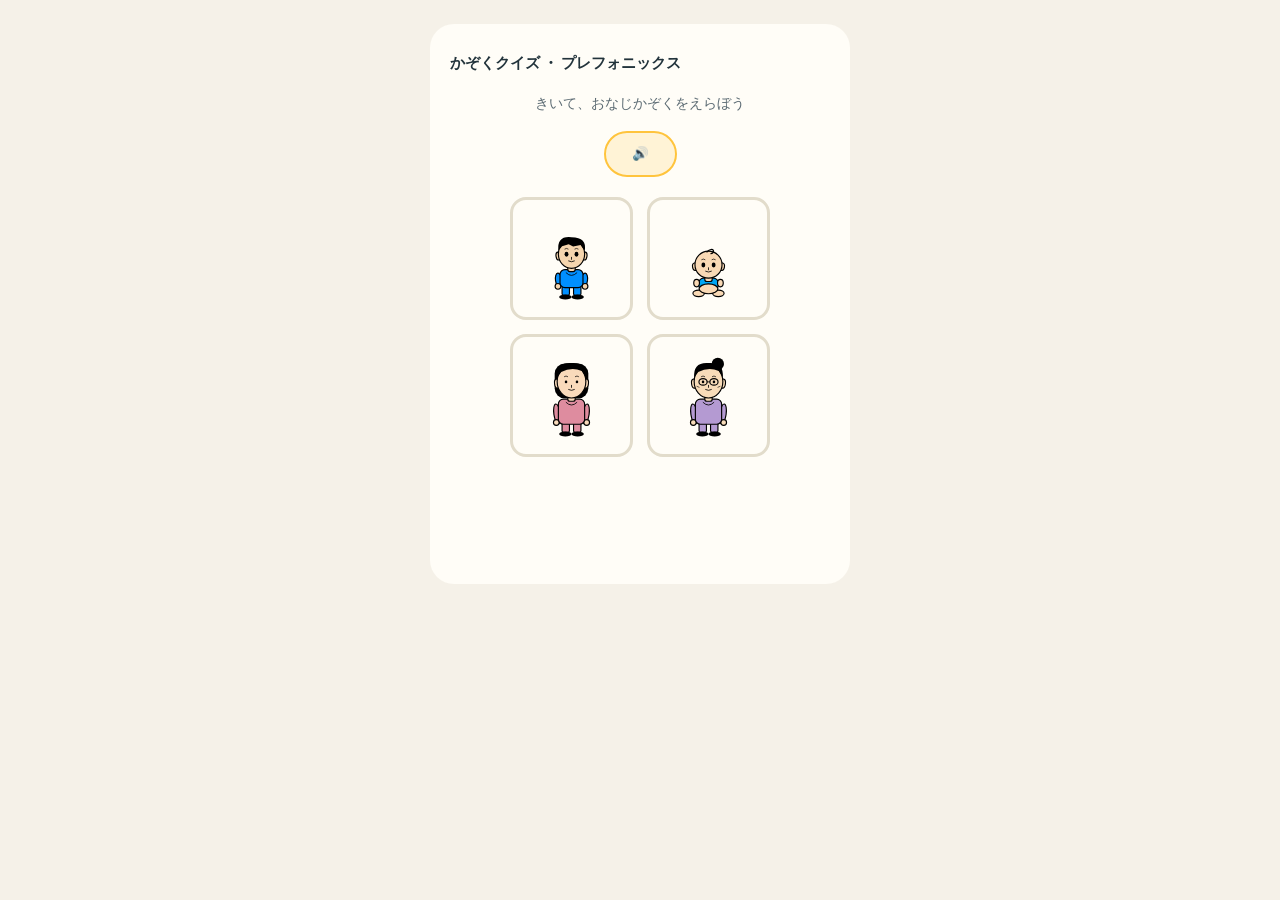
<file: family-quiz.html>
<!DOCTYPE html>
<html lang="ja">
<head>
<meta charset="UTF-8" />
<meta name="viewport" content="width=device-width, initial-scale=1.0" />
<title>かぞくクイズ | AIこども英語教育 プロトタイプ</title>
<link rel="stylesheet" href="style.css" />
<style>
  .animal-grid {
    display: grid;
    grid-template-columns: 1fr 1fr;
    grid-template-rows: 1fr 1fr;
    gap: 14px;
    width: 260px;
    height: 260px;
    margin: 0 auto 20px;
  }
  .animal-btn {
    border: 3px solid #E2DCCB;
    border-radius: 16px;
    background: #FFFDF7;
    cursor: pointer;
    padding: 6px;
  }
  .animal-btn:active { transform: scale(0.97); }
  .animal-btn.correct-flash { border-color: #2E7D32; background: #EAF7EC; }
  .animal-btn.wrong-shake { animation: shakeX 0.4s ease; border-color: #FF6B6B; }
  .animal-btn svg { width: 100%; height: 100%; display: block; }
</style>
</head>
<body>

<div class="card" id="app">
  <div class="confetti-layer" id="confetti"></div>

  <div class="card-header">
    <span class="card-title">かぞくクイズ ・ プレフォニックス</span>
    <div class="stars" id="stars"></div>
  </div>

  <div class="phase fade-in" data-phase="quiz">
    <p class="subtitle">きいて、おなじかぞくをえらぼう</p>

    <button id="listenBtn" class="btn-outline-gold" style="display:flex; margin:0 auto 20px;">🔊</button>

    <div class="animal-grid" id="animalGrid"></div>
  </div>

  <div class="phase fade-in hidden" data-phase="done" style="padding-top:20px;">
    <div class="pulse-2x" style="font-size:64px; margin-bottom:12px;">🎉</div>
    <div class="done-title" style="color:#FF6B6B;">せいかい！</div>
    <div class="done-sub">MOTHER をえらべたね</div>
    <div class="stars" id="starsDone" style="justify-content:center;"></div>
    <button id="restartBtn" class="btn-outline-teal" style="margin-top:26px;">もう一度あそぶ</button>
  </div>
</div>

<script src="common.js"></script>
<script src="family-quiz.js"></script>
</body>
</html>
</file>
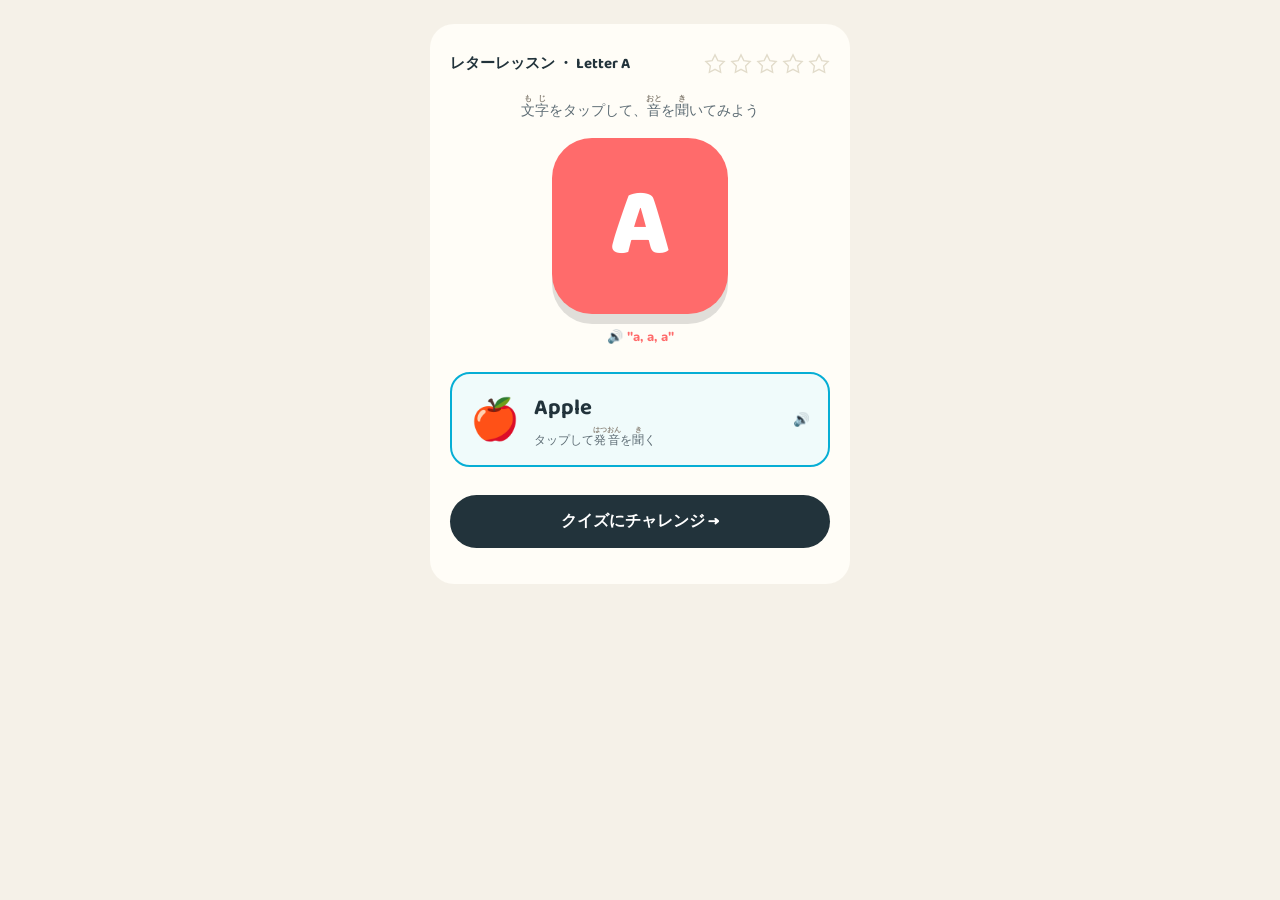
<file: letter-lesson.html>
<!DOCTYPE html>
<html lang="ja">
<head>
<meta charset="UTF-8" />
<meta name="viewport" content="width=device-width, initial-scale=1.0" />
<title>レターレッスン | AIこども英語教育 プロトタイプ</title>
<link rel="stylesheet" href="style.css" />
</head>
<body>

<div class="card" id="app">
  <div class="confetti-layer" id="confetti"></div>

  <div class="card-header">
    <span class="card-title">レターレッスン ・ Letter A</span>
    <div class="stars" id="stars"></div>
  </div>

  <!-- レッスンフェーズ -->
  <div class="phase fade-in" data-phase="lesson">
    <p class="subtitle"><ruby>文字<rt>もじ</rt></ruby>をタップして、<ruby>音<rt>おと</rt></ruby>を<ruby>聞<rt>き</rt></ruby>いてみよう</p>

    <button id="letterBtn" style="
      width: 176px; height: 176px; border-radius: 40px; background: #FF6B6B;
      border: none; color: white; font-family: 'Baloo 2', sans-serif;
      font-weight: 800; font-size: 96px; line-height: 1; cursor: pointer;
      box-shadow: 0 10px 0 rgba(0,0,0,0.12); display: inline-flex;
      align-items: center; justify-content: center; margin: 0 auto;">A</button>

    <div style="display:flex; align-items:center; justify-content:center; gap:6px; margin-top:14px; color:#FF6B6B; font-family:'Nunito',sans-serif; font-weight:800; font-size:13px;">
      🔊 "a, a, a"
    </div>

    <button id="wordBtn" style="
      margin-top: 26px; width: 100%; background: #F0FBFB; border: 2px solid #06AED5;
      border-radius: 20px; padding: 16px 18px; display:flex; align-items:center; gap:14px; cursor:pointer;">
      <span style="font-size:40px;">🍎</span>
      <div style="text-align:left;">
        <div style="font-family:'Baloo 2',sans-serif; font-weight:700; font-size:22px; color:#22333B;">Apple</div>
        <div style="font-family:'Nunito',sans-serif; font-size:12px; color:#5C6B73;">タップして<ruby>発音<rt>はつおん</rt></ruby>を<ruby>聞<rt>き</rt></ruby>く</div>
      </div>
      <span style="margin-left:auto; color:#06AED5;">🔊</span>
    </button>

    <button id="toQuizBtn" class="btn-primary" style="margin-top:28px;">クイズにチャレンジ →</button>
  </div>

  <!-- クイズフェーズ -->
  <div class="phase fade-in hidden" data-phase="quiz">
    <p class="subtitle">この<ruby>音<rt>おと</rt></ruby>はどの<ruby>文字<rt>もじ</rt></ruby>？</p>

    <button id="replaySoundBtn" class="btn-outline-gold" style="margin:8px auto 22px;">🔊 聞く</button>

    <div id="options" style="display:flex; gap:14px; justify-content:center; margin-bottom:24px;"></div>

    <div id="feedback"></div>
    <div id="quizActions"></div>
  </div>

  <!-- 完了フェーズ -->
  <div class="phase fade-in hidden" data-phase="done" style="padding-top:40px;">
    <div class="pulse-2x" style="font-size:64px; margin-bottom:12px;">🎉</div>
    <div class="done-title" style="color:#FF6B6B;">よくできたね！</div>
    <div class="done-sub">Letter A の<ruby>音<rt>おと</rt></ruby>を<ruby>覚<rt>おぼ</rt></ruby>えたね</div>
    <div class="stars" id="starsDone" style="justify-content:center;"></div>
    <button id="restartBtn" class="btn-outline-teal" style="margin-top:26px;">もう<ruby>一度<rt>いちど</rt></ruby><ruby>見<rt>み</rt></ruby>る</button>
  </div>
</div>

<script src="common.js"></script>
<script src="letter-lesson.js"></script>
</body>
</html>
</file>
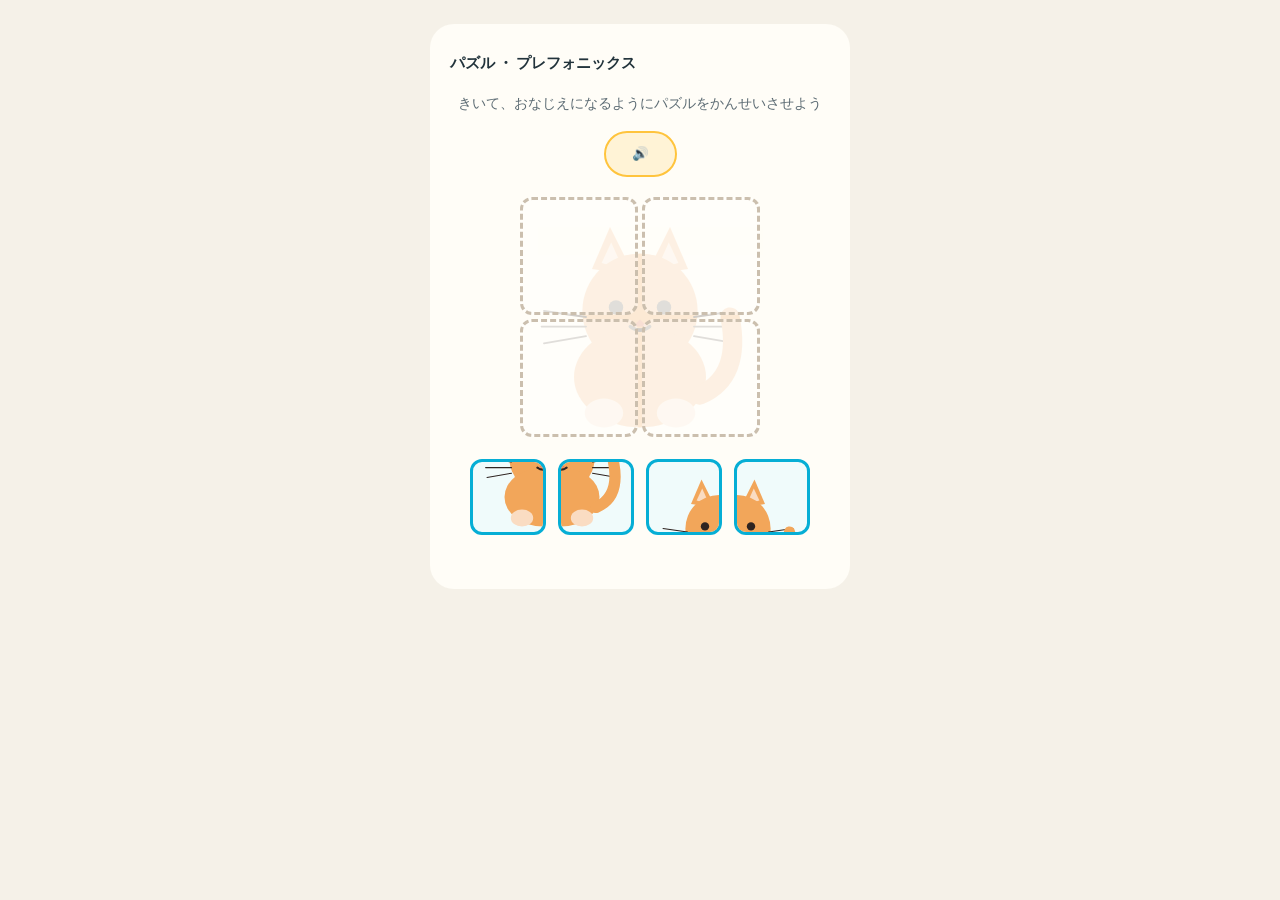
<file: puzzle.html>
<!DOCTYPE html>
<html lang="ja">
<head>
<meta charset="UTF-8" />
<meta name="viewport" content="width=device-width, initial-scale=1.0" />
<title>パズル | AIこども英語教育 プロトタイプ</title>
<link rel="stylesheet" href="style.css" />
<style>
  .puzzle-wrap {
    width: 240px;
    height: 240px;
    margin: 0 auto 22px;
    position: relative;
  }
  .puzzle-hint {
    position: absolute;
    inset: 0;
    opacity: 0.22;
  }
  .puzzle-grid {
    position: absolute;
    inset: 0;
    display: grid;
    grid-template-columns: 1fr 1fr;
    grid-template-rows: 1fr 1fr;
    gap: 4px;
  }
  .slot {
    border: 3px dashed #CBBFAE;
    border-radius: 12px;
    display: flex;
    align-items: center;
    justify-content: center;
    cursor: pointer;
    background: rgba(255,255,255,0.35);
  }
  .slot.filled {
    border: 3px solid transparent;
    cursor: default;
    background: none;
  }
  .slot.wrong-shake { animation: shakeX 0.4s ease; }
  .tray {
    display: flex;
    gap: 12px;
    justify-content: center;
    flex-wrap: wrap;
    margin-bottom: 22px;
  }
  .piece-btn {
    width: 76px;
    height: 76px;
    border-radius: 12px;
    border: 3px solid #06AED5;
    background: #F0FBFB;
    cursor: pointer;
    padding: 0;
    overflow: hidden;
  }
  .piece-btn.selected {
    border-color: #FFC43D;
    box-shadow: 0 0 0 3px rgba(255,196,61,0.4);
  }
  .piece-btn.used { visibility: hidden; }
  .piece-btn svg, .slot svg { width: 100%; height: 100%; display: block; }
</style>
</head>
<body>

<div class="card" id="app">
  <div class="confetti-layer" id="confetti"></div>

  <div class="card-header">
    <span class="card-title">パズル ・ プレフォニックス</span>
    <div class="stars" id="stars"></div>
  </div>

  <div class="phase fade-in" data-phase="puzzle">
    <p class="subtitle">きいて、おなじえになるようにパズルをかんせいさせよう</p>

    <button id="listenBtn" class="btn-outline-gold" style="display:flex; margin:0 auto 20px;">🔊</button>

    <div class="puzzle-wrap">
      <svg class="puzzle-hint" viewBox="0 0 200 200" xmlns="http://www.w3.org/2000/svg">
        <path d="M60 60 L75 25 L95 65 Z" fill="#F2A65A"/><path d="M140 60 L125 25 L105 65 Z" fill="#F2A65A"/><path d="M68 55 L76 38 L86 60 Z" fill="#FADCC2"/><path d="M132 55 L124 38 L114 60 Z" fill="#FADCC2"/><circle cx="100" cy="95" r="48" fill="#F2A65A"/><ellipse cx="100" cy="150" rx="55" ry="42" fill="#F2A65A"/><circle cx="80" cy="92" r="6" fill="#2E2320"/><circle cx="120" cy="92" r="6" fill="#2E2320"/><path d="M92 108 Q100 114 108 108" stroke="#2E2320" stroke-width="3" fill="none" stroke-linecap="round"/><path d="M100 102 L94 108 L106 108 Z" fill="#E4795C"/><path d="M55 100 L20 95 M55 108 L18 108 M55 116 L20 122" stroke="#2E2320" stroke-width="1.5" stroke-linecap="round"/><path d="M145 100 L180 95 M145 108 L182 108 M145 116 L180 122" stroke="#2E2320" stroke-width="1.5" stroke-linecap="round"/><ellipse cx="70" cy="180" rx="16" ry="12" fill="#FADCC2"/><ellipse cx="130" cy="180" rx="16" ry="12" fill="#FADCC2"/><path d="M150 165 Q185 150 175 100" stroke="#F2A65A" stroke-width="16" fill="none" stroke-linecap="round"/>
      </svg>
      <div class="puzzle-grid" id="puzzleGrid"></div>
    </div>

    <div class="tray" id="tray"></div>

    <div id="feedback"></div>
  </div>

  <div class="phase fade-in hidden" data-phase="done" style="padding-top:20px;">
    <div class="pulse-2x" style="font-size:64px; margin-bottom:12px;">🎉</div>
    <div class="done-title" style="color:#FF6B6B;">せいかい！</div>
    <div class="done-sub">CAT のパズルができたね</div>
    <div class="stars" id="starsDone" style="justify-content:center;"></div>
    <button id="restartBtn" class="btn-outline-teal" style="margin-top:26px;">もう一度あそぶ</button>
  </div>
</div>

<script src="common.js"></script>
<script src="puzzle.js"></script>
</body>
</html>
</file>
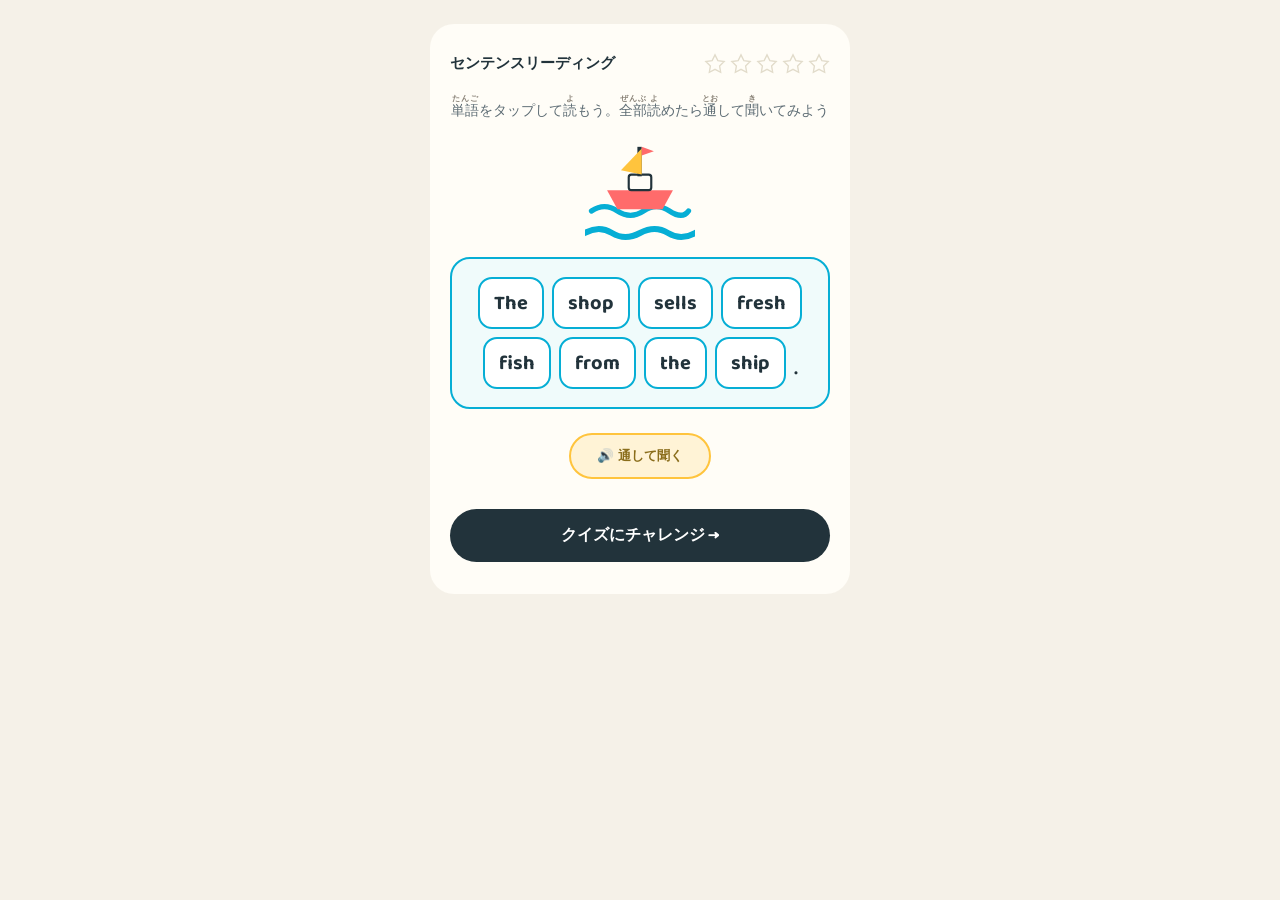
<file: sentence-reading.html>
<!DOCTYPE html>
<html lang="ja">
<head>
<meta charset="UTF-8" />
<meta name="viewport" content="width=device-width, initial-scale=1.0" />
<title>センテンスリーディング | AIこども英語教育 プロトタイプ</title>
<link rel="stylesheet" href="style.css" />
</head>
<body>

<div class="card" id="app">
  <div class="confetti-layer" id="confetti"></div>

  <div class="card-header">
    <span class="card-title">センテンスリーディング</span>
    <div class="stars" id="stars"></div>
  </div>

  <!-- レッスンフェーズ -->
  <div class="phase fade-in" data-phase="lesson">
    <p class="subtitle"><ruby>単語<rt>たんご</rt></ruby>をタップして<ruby>読<rt>よ</rt></ruby>もう。<ruby>全部<rt>ぜんぶ</rt></ruby><ruby>読<rt>よ</rt></ruby>めたら<ruby>通<rt>とお</rt></ruby>して<ruby>聞<rt>き</rt></ruby>いてみよう</p>

    <div style="display:flex; flex-direction:column; align-items:center; margin-bottom:14px;">
      <svg viewBox="0 0 120 100" width="104" height="87" xmlns="http://www.w3.org/2000/svg" role="img" aria-label="ship">
        <path d="M4 84 Q 19 74, 34 84 T 64 84 T 94 84 T 116 84" stroke="#06AED5" stroke-width="6" fill="none" stroke-linecap="round"/>
        <path d="M22 60 L98 60 L86 82 L34 82 Z" fill="#FF6B6B"/>
        <rect x="47" y="42" width="26" height="18" rx="3" fill="#FFFDF7" stroke="#22333B" stroke-width="2.5"/>
        <rect x="57" y="10" width="5" height="34" fill="#22333B"/>
        <path d="M62 12 L62 42 L38 37 Z" fill="#FFC43D"/>
        <path d="M62 10 L76 15 L62 20 Z" fill="#FF6B6B"/>
      </svg>
      <svg viewBox="0 0 110 20" width="110" height="20" xmlns="http://www.w3.org/2000/svg" style="margin-top:-2px;">
        <path d="M0 10 Q 14 2, 27 10 T 55 10 T 83 10 T 110 10" stroke="#06AED5" stroke-width="6" fill="none" stroke-linecap="round"/>
      </svg>
    </div>

    <div id="wordRow" style="display:flex; flex-wrap:wrap; gap:8px; justify-content:center; margin-bottom:24px; padding:18px 14px; background:#F0FBFB; border:2px solid #06AED5; border-radius:20px;"></div>

    <button id="playAllBtn" class="btn-outline-gold" style="margin-bottom:6px;">🔊 通して聞く</button>

    <button id="toQuizBtn" class="btn-primary" style="margin-top:24px;">クイズにチャレンジ →</button>
  </div>

  <!-- クイズフェーズ -->
  <div class="phase fade-in hidden" data-phase="quiz">
    <p class="subtitle"><ruby>正<rt>ただ</rt></ruby>しい<ruby>順番<rt>じゅんばん</rt></ruby>に<ruby>単語<rt>たんご</rt></ruby>をタップして<ruby>文<rt>ぶん</rt></ruby>を<ruby>完成<rt>かんせい</rt></ruby>させよう</p>

    <div id="builtRow" style="min-height:46px; display:flex; flex-wrap:wrap; gap:6px; justify-content:center; align-items:center; margin-bottom:18px; padding:10px 12px; background:#FFFDF7; border:2px dashed #E2DCCB; border-radius:16px;">
      <span id="builtPlaceholder" style="font-family:'Nunito',sans-serif; color:#B7AE9A; font-size:13px;">ここに単語が並びます</span>
    </div>

    <div id="scrambledRow" style="display:flex; flex-wrap:wrap; gap:10px; justify-content:center; margin-bottom:22px;"></div>

    <div id="feedback"></div>
    <div id="quizActions"></div>
  </div>

  <!-- 完了フェーズ -->
  <div class="phase fade-in hidden" data-phase="done" style="padding-top:40px;">
    <div class="pulse-2x" style="font-size:64px; margin-bottom:12px;">🎉</div>
    <div class="done-title" style="color:#FFC43D;"><ruby>次<rt>つぎ</rt></ruby>もがんばろう！</div>
    <div class="done-sub">"The shop sells fresh fish from the ship." を読めたね</div>
    <div class="stars" id="starsDone" style="justify-content:center;"></div>
    <button id="restartBtn" class="btn-outline-teal" style="margin-top:26px;">もう<ruby>一度<rt>いちど</rt></ruby><ruby>見<rt>み</rt></ruby>る</button>
  </div>
</div>

<script src="common.js"></script>
<script src="sentence-reading.js"></script>
</body>
</html>
</file>
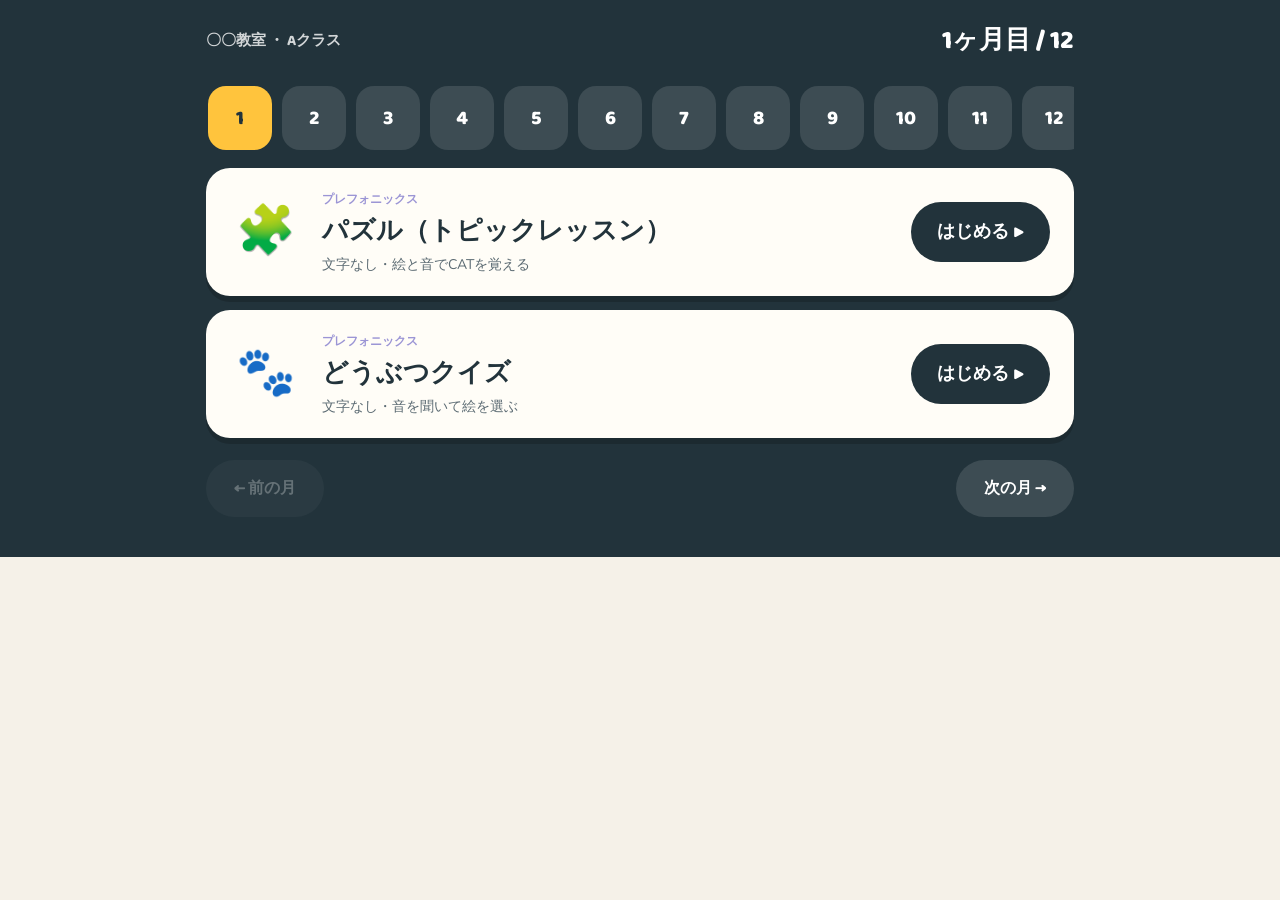
<file: teacher-dashboard.html>
<!DOCTYPE html>
<html lang="ja">
<head>
<meta charset="UTF-8" />
<meta name="viewport" content="width=device-width, initial-scale=1.0" />
<title>講師用ダッシュボード | AIこども英語教育</title>
<link rel="stylesheet" href="style.css" />
<style>
  body { background: #22333B; }

  .dash-wrap {
    max-width: 900px;
    margin: 0 auto;
    padding: 20px 16px 40px;
  }

  .dash-header {
    display: flex;
    justify-content: space-between;
    align-items: center;
    color: white;
    margin-bottom: 18px;
  }
  .dash-header .class-name {
    font-size: 15px;
    font-weight: 700;
    opacity: 0.8;
  }
  .dash-header .month-label {
    font-size: 26px;
    font-weight: 800;
  }

  /* 月タイムライン：横スクロール、指でも押しやすい大きさ */
  .month-timeline {
    display: flex;
    gap: 10px;
    overflow-x: auto;
    padding: 6px 2px 18px;
    -webkit-overflow-scrolling: touch;
  }
  .month-btn {
    flex: 0 0 auto;
    width: 64px;
    height: 64px;
    border-radius: 18px;
    border: none;
    background: rgba(255,255,255,0.12);
    color: white;
    font-family: 'Baloo 2', sans-serif;
    font-weight: 800;
    font-size: 20px;
    cursor: pointer;
  }
  .month-btn.active {
    background: #FFC43D;
    color: #22333B;
  }

  /* その月に割り当てられたコンテンツのカード（大ボタン） */
  .unit-grid {
    display: flex;
    flex-direction: column;
    gap: 14px;
  }
  .unit-card {
    display: flex;
    align-items: center;
    gap: 20px;
    background: #FFFDF7;
    border-radius: 24px;
    padding: 22px 24px;
    text-decoration: none;
    box-shadow: 0 6px 0 rgba(0,0,0,0.18);
  }
  .unit-icon {
    font-size: 48px;
    width: 72px;
    text-align: center;
    flex-shrink: 0;
  }
  .unit-info { flex: 1; }
  .unit-module {
    font-size: 12px;
    font-weight: 800;
    margin-bottom: 2px;
  }
  .unit-title {
    font-family: 'Baloo 2', sans-serif;
    font-weight: 800;
    font-size: 26px;
    color: #22333B;
  }
  .unit-desc {
    font-family: 'Nunito', sans-serif;
    font-size: 14px;
    color: #5C6B73;
    margin-top: 2px;
  }
  .unit-start {
    flex-shrink: 0;
    background: #22333B;
    color: white;
    font-family: 'Baloo 2', sans-serif;
    font-weight: 700;
    font-size: 18px;
    padding: 16px 26px;
    border-radius: 999px;
    white-space: nowrap;
  }

  .unit-card.placeholder {
    background: rgba(255,255,255,0.08);
    box-shadow: none;
    justify-content: center;
    color: rgba(255,255,255,0.6);
    font-family: 'Nunito', sans-serif;
    font-weight: 700;
    font-size: 16px;
    padding: 28px;
  }

  /* 前後の月へ移動する大きな矢印ボタン */
  .nav-arrows {
    display: flex;
    justify-content: space-between;
    margin-top: 22px;
  }
  .nav-arrow {
    background: rgba(255,255,255,0.12);
    color: white;
    border: none;
    border-radius: 999px;
    padding: 16px 28px;
    font-family: 'Baloo 2', sans-serif;
    font-weight: 700;
    font-size: 16px;
    cursor: pointer;
  }
  .nav-arrow:disabled { opacity: 0.3; }
</style>
</head>
<body>

<div class="dash-wrap">
  <div class="dash-header">
    <div class="class-name">〇〇教室 ・ Aクラス</div>
    <div class="month-label" id="monthLabel">1ヶ月目 / 12</div>
  </div>

  <div class="month-timeline" id="monthTimeline"></div>

  <div class="unit-grid" id="unitGrid"></div>

  <div class="nav-arrows">
    <button class="nav-arrow" id="prevBtn">← 前の月</button>
    <button class="nav-arrow" id="nextBtn">次の月 →</button>
  </div>
</div>

<script src="teacher-dashboard.js"></script>
</body>
</html>
</file>
<file: style.css>
@import url('https://fonts.googleapis.com/css2?family=Baloo+2:wght@500;700;800&family=Nunito:wght@600;800&display=swap');

* { box-sizing: border-box; }

html, body {
  margin: 0;
  padding: 0;
  background: #F5F1E8;
  font-family: 'Baloo 2', 'Nunito', 'Hiragino Maru Gothic ProN', sans-serif;
  color: #22333B;
}

a { color: inherit; }

.card {
  background: #FFFDF7;
  min-height: 560px;
  border-radius: 24px;
  padding: 28px 20px 32px;
  max-width: 420px;
  margin: 24px auto;
  box-sizing: border-box;
  position: relative;
  overflow: hidden;
}

.card-header {
  display: flex;
  justify-content: space-between;
  align-items: center;
  margin-bottom: 18px;
}

.card-title {
  font-weight: 700;
  font-size: 15px;
  color: #22333B;
}

.stars { display: flex; gap: 4px; }
.stars svg { display: block; }

.phase { text-align: center; }
.hidden { display: none !important; }

rt {
  font-size: 0.55em;
  color: #8A8378;
  font-weight: 600;
  user-select: none;
}

.subtitle {
  font-family: 'Nunito', sans-serif;
  color: #5C6B73;
  font-size: 14px;
  margin: 0 0 18px;
}

.btn-primary {
  width: 100%;
  background: #22333B;
  color: white;
  border: none;
  border-radius: 999px;
  padding: 14px 0;
  font-family: 'Baloo 2', sans-serif;
  font-weight: 700;
  font-size: 16px;
  display: flex;
  align-items: center;
  justify-content: center;
  gap: 8px;
  cursor: pointer;
}

.btn-outline-teal {
  background: #F0FBFB;
  border: 2px solid #06AED5;
  border-radius: 999px;
  padding: 10px 20px;
  display: inline-flex;
  align-items: center;
  gap: 8px;
  cursor: pointer;
  font-family: 'Nunito', sans-serif;
  font-weight: 800;
  color: #06AED5;
}

.btn-outline-gold {
  background: #FFF3D6;
  border: 2px solid #FFC43D;
  border-radius: 999px;
  padding: 12px 26px;
  display: inline-flex;
  align-items: center;
  gap: 10px;
  cursor: pointer;
  font-family: 'Nunito', sans-serif;
  font-weight: 800;
  color: #8A6D1B;
}

.btn-outline-coral {
  background: #FDEDEA;
  border: 2px solid #FF6B6B;
  border-radius: 999px;
  padding: 10px 22px;
  display: inline-flex;
  align-items: center;
  gap: 8px;
  cursor: pointer;
  font-family: 'Nunito', sans-serif;
  font-weight: 800;
  color: #C1440E;
}

.feedback-row {
  display: flex;
  align-items: center;
  justify-content: center;
  gap: 8px;
  font-family: 'Baloo 2', sans-serif;
  font-weight: 700;
  font-size: 16px;
  margin-bottom: 18px;
}
.feedback-correct { color: #2E7D32; }
.feedback-wrong { color: #C1440E; }

.done-title {
  font-family: 'Baloo 2', sans-serif;
  font-weight: 800;
  font-size: 26px;
  margin-bottom: 6px;
}
.done-sub {
  font-family: 'Nunito', sans-serif;
  color: #5C6B73;
  font-size: 14px;
  margin-bottom: 22px;
}

@keyframes popBounce {
  0% { transform: scale(1); }
  30% { transform: scale(1.18) rotate(-3deg); }
  60% { transform: scale(0.95) rotate(2deg); }
  100% { transform: scale(1); }
}
@keyframes shakeX {
  0%, 100% { transform: translateX(0); }
  25% { transform: translateX(-8px); }
  75% { transform: translateX(8px); }
}
@keyframes floatUp {
  0% { opacity: 0; transform: translateY(6px); }
  100% { opacity: 1; transform: translateY(0); }
}
@keyframes celebPulse {
  0%, 100% { transform: scale(1); }
  50% { transform: scale(1.15); }
}
@keyframes confettiBurst {
  0% { transform: translate(0,0) rotate(0deg); opacity: 1; }
  100% { transform: translate(var(--dx), var(--dy)) rotate(var(--rot)); opacity: 0; }
}

.bounce { animation: popBounce 0.5s ease; }
.shake { animation: shakeX 0.4s ease; }
.fade-in { animation: floatUp 0.35s ease; }
.pulse-2x { animation: celebPulse 0.6s ease-in-out 2; }

.confetti-layer {
  position: absolute;
  inset: 0;
  pointer-events: none;
  overflow: hidden;
}
.confetti-piece {
  position: absolute;
  left: 50%;
  top: 34%;
  font-size: 22px;
  animation: confettiBurst 1.1s ease-out forwards;
}

/* ホーム画面（一覧）用 */
.home-wrap {
  max-width: 480px;
  margin: 0 auto;
  padding: 48px 20px;
}
.home-title {
  font-size: 22px;
  font-weight: 800;
  text-align: center;
  margin-bottom: 4px;
}
.home-sub {
  text-align: center;
  font-family: 'Nunito', sans-serif;
  color: #5C6B73;
  font-size: 14px;
  margin-bottom: 32px;
}
.lesson-list {
  display: flex;
  flex-direction: column;
  gap: 14px;
}
.lesson-link {
  display: block;
  text-decoration: none;
  background: white;
  border-radius: 20px;
  padding: 18px 20px;
}
.lesson-module {
  font-size: 11px;
  font-weight: 800;
  margin-bottom: 4px;
}
.lesson-name { font-weight: 800; font-size: 18px; }
.lesson-desc { font-size: 13px; color: #5C6B73; margin-top: 4px; }
</file>
